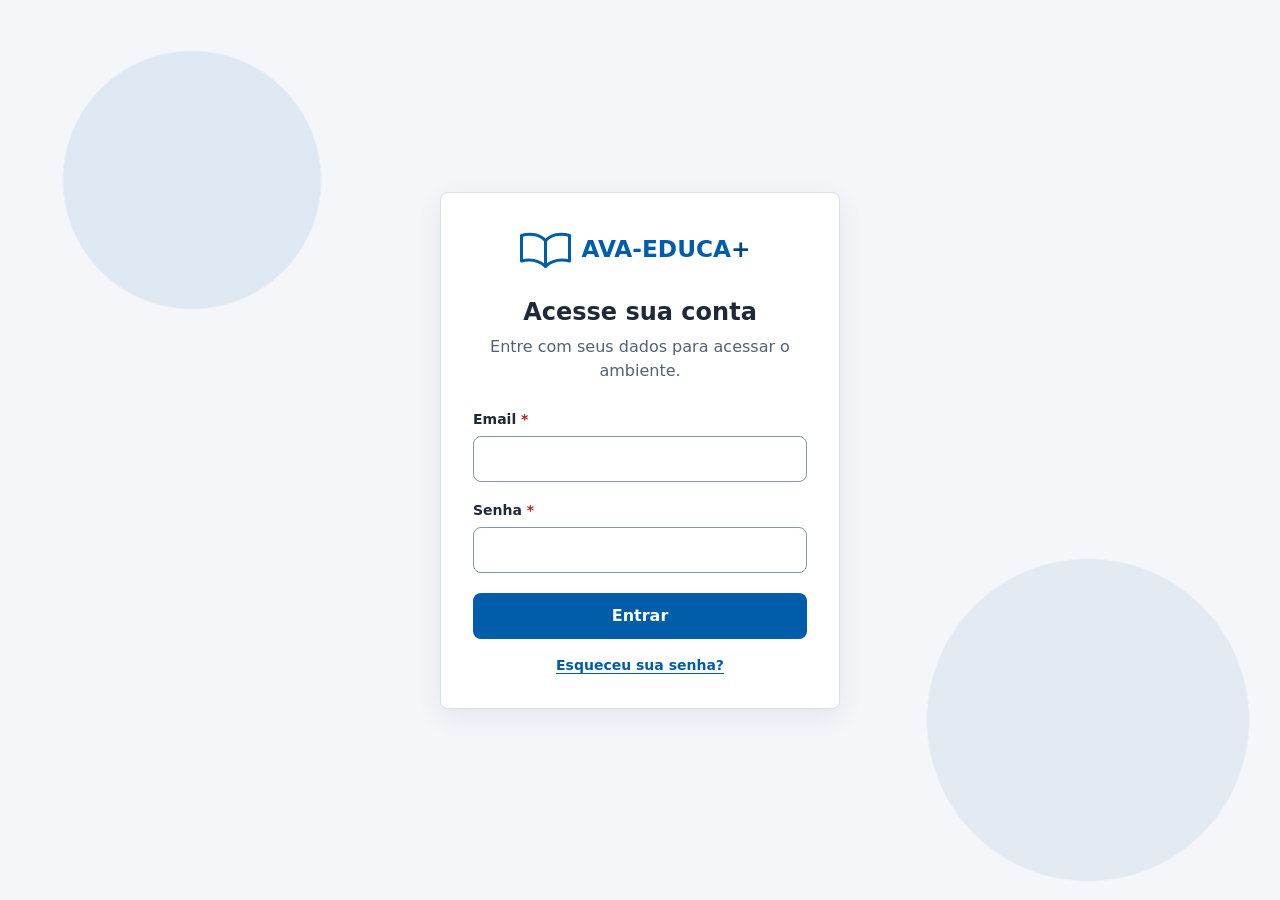
<file: index.html>
<!DOCTYPE html>
<html lang="pt-BR">
  <head>
    <meta charset="UTF-8">
    <meta name="viewport" content="width=device-width, initial-scale=1.0">
    <title>AVA-EDUCA+</title>
    <link rel="icon" type="image/svg+xml" href="./assets/images/simbolo-ava-educa.svg">
    <script type="module" src="./js/app.js"></script>
  </head>
  <body>
    <main>
      <p>Redirecionando para o AVA-EDUCA+...</p>
    </main>
  </body>
</html>
</file>
<file: css/style.css>
:root {
  --color-primary: #005daa;
  --color-primary-hover: #004780;
  --color-background: #f4f6fa;
  --color-surface: #ffffff;
  --color-text: #1f2937;
  --color-text-secondary: #526175;
  --color-border: #d8e0ea;
  --color-field-border: #8995a5;
  --color-selection: #e8f2fc;
  --color-success: #1a7f37;
  --color-success-background: #e7f6ec;
  --color-error: #b42318;
  --color-error-background: #fdecea;
  --color-disabled: #6b7280;
  --color-disabled-background: #e5e8ee;
  --shadow-surface: 0 8px 24px rgba(31, 41, 55, 0.08);
  --radius: 8px;
}

* {
  box-sizing: border-box;
}

html {
  min-width: 320px;
  background: var(--color-background);
}

body {
  min-height: 100vh;
  margin: 0;
  background: var(--color-background);
  color: var(--color-text);
  font-family: system-ui, -apple-system, BlinkMacSystemFont, "Segoe UI", sans-serif;
  font-size: 1rem;
  line-height: 1.5;
}

body:not(.login-page) {
  display: flex;
  flex-direction: column;
}

button,
input,
select {
  font: inherit;
}

a {
  color: var(--color-primary);
}

a:hover {
  color: var(--color-primary-hover);
}

h1,
h2,
h3,
p {
  margin-top: 0;
}

h1 {
  margin-bottom: 0.5rem;
  font-size: 1.5rem;
  font-weight: 600;
  line-height: 1.25;
}

h2 {
  margin-bottom: 1rem;
  font-size: 1.25rem;
  font-weight: 600;
  line-height: 1.25;
}

img {
  display: block;
  max-width: 100%;
}

label {
  display: inline-block;
  margin-bottom: 0.375rem;
  font-size: 0.875rem;
  font-weight: 600;
}

input,
select {
  width: 100%;
  min-height: 2.75rem;
  padding: 0.625rem 0.75rem;
  border: 1px solid var(--color-field-border);
  border-radius: var(--radius);
  background: var(--color-surface);
  color: var(--color-text);
  transition: border-color 160ms ease, box-shadow 160ms ease;
}

input:hover,
select:hover {
  border-color: var(--color-primary);
}

input:focus,
select:focus,
button:focus-visible,
a:focus-visible {
  outline: 3px solid rgba(0, 93, 170, 0.24);
  outline-offset: 2px;
}

input[aria-invalid="true"],
select[aria-invalid="true"] {
  border-color: var(--color-error);
}

input:disabled,
select:disabled {
  background: var(--color-disabled-background);
  color: var(--color-disabled);
  cursor: not-allowed;
}

.required-mark {
  color: var(--color-error);
}

.field-hint {
  margin: 0.375rem 0 0;
  color: var(--color-text-secondary);
  font-size: 0.8125rem;
}

.field-error {
  min-height: 1.25rem;
  margin: 0.25rem 0 0;
  color: var(--color-error);
  font-size: 0.8125rem;
}

.button {
  min-height: 2.75rem;
  padding: 0.625rem 1rem;
  border: 1px solid transparent;
  border-radius: var(--radius);
  font-weight: 600;
  cursor: pointer;
  transition: background-color 160ms ease, border-color 160ms ease;
}

.button--primary {
  background: var(--color-primary);
  color: #ffffff;
}

.button--primary:hover {
  background: var(--color-primary-hover);
}

.button:disabled {
  background: var(--color-disabled-background);
  color: var(--color-disabled);
  cursor: not-allowed;
}

.surface {
  border: 1px solid var(--color-border);
  border-radius: var(--radius);
  background: var(--color-surface);
  box-shadow: var(--shadow-surface);
}

.message {
  margin: 1rem 0 0;
  padding: 0.75rem 1rem;
  border-radius: var(--radius);
  font-size: 0.875rem;
  font-weight: 600;
}

.message:empty {
  display: none;
}

.message--success {
  background: var(--color-success-background);
  color: var(--color-success);
}

.message--error {
  background: var(--color-error-background);
  color: var(--color-error);
}

.app-header {
  min-height: 4.5rem;
  padding: 1rem;
  border-bottom: 1px solid var(--color-border);
  background: var(--color-surface);
}

.app-header__content {
  display: flex;
  align-items: center;
  justify-content: space-between;
  gap: 1rem;
  max-width: 90rem;
  margin: 0 auto;
}

.app-header__logo {
  width: auto;
  height: 1.75rem;
}

.app-header__user {
  min-width: 0;
  margin: 0;
  color: var(--color-text-secondary);
  font-size: 0.875rem;
  font-weight: 600;
  text-align: right;
}

.menu-toggle {
  display: none;
  flex-direction: column;
  align-items: center;
  justify-content: center;
  gap: 0.25rem;
  width: 2.75rem;
  min-height: 2.75rem;
  padding: 0.5rem;
  border: 1px solid var(--color-border);
  border-radius: var(--radius);
  background: var(--color-surface);
  cursor: pointer;
}

.menu-toggle[hidden],
.side-nav[hidden] {
  display: none;
}

.menu-toggle__line {
  display: block;
  width: 24px;
  height: 3px;
  border-radius: 999px;
  background: var(--color-primary);
}

.app-shell {
  display: flex;
  flex: 1;
  flex-direction: column;
  width: 100%;
  max-width: 90rem;
  margin: 0 auto;
}

.side-nav {
  overflow: visible;
  padding: 0.75rem 1rem;
  border-bottom: 1px solid var(--color-border);
  background: var(--color-surface);
}

.side-nav__list {
  display: flex;
  gap: 0.5rem;
  min-width: 0;
  margin: 0;
  padding: 0;
  list-style: none;
}

.nav-button {
  min-height: 2.5rem;
  padding: 0.5rem 0.75rem;
  border: 0;
  border-radius: var(--radius);
  background: transparent;
  color: var(--color-text-secondary);
  font-weight: 600;
  text-align: left;
  white-space: nowrap;
  cursor: pointer;
}

.nav-button:hover {
  background: var(--color-selection);
  color: var(--color-primary);
}

.nav-button[aria-current="page"] {
  background: var(--color-selection);
  color: var(--color-primary);
}

.nav-button:disabled {
  background: var(--color-disabled-background);
  color: var(--color-disabled);
  cursor: not-allowed;
}

.app-main {
  display: flex;
  flex: 1;
  flex-direction: column;
  min-width: 0;
  padding: 1.5rem 1rem 0;
}

.page-heading {
  margin-bottom: 1.5rem;
}

.page-heading p {
  margin-bottom: 0;
  color: var(--color-text-secondary);
}

.table-wrapper {
  width: 100%;
  overflow-x: auto;
  border: 1px solid var(--color-border);
  border-radius: var(--radius);
}

table {
  width: 100%;
  border-collapse: collapse;
  background: var(--color-surface);
  font-size: 0.875rem;
}

th,
td {
  padding: 0.75rem;
  border-bottom: 1px solid var(--color-border);
  text-align: left;
  white-space: nowrap;
}

th {
  background: var(--color-selection);
  color: var(--color-primary-hover);
  font-weight: 700;
}

tbody tr:last-child td {
  border-bottom: 0;
}

@media (min-width: 769px) {
  .app-header {
    padding-inline: 1.5rem;
  }

  .app-header__logo {
    height: 2.25rem;
  }

  .menu-toggle {
    display: none;
  }

  .app-shell {
    display: grid;
    grid-template-columns: 15rem minmax(0, 1fr);
  }

  .side-nav {
    min-height: calc(100vh - 4.5rem);
    padding: 1.5rem 1rem;
    border-right: 1px solid var(--color-border);
    border-bottom: 0;
  }

  .side-nav__list {
    display: grid;
    min-width: 0;
  }

  .nav-button {
    width: 100%;
  }

  .app-main {
    padding: 2rem 2rem 0;
  }

  .form-actions .button {
    width: auto;
    min-width: 9rem;
  }
}

@media (max-width: 768px) {
  .app-header {
    min-height: 0;
    padding-block: 0.75rem;
  }

  .app-header__content {
    display: grid;
    grid-template-columns: auto minmax(0, 1fr) auto;
    grid-template-areas: "logo user toggle";
    align-items: center;
    gap: 0.5rem;
  }

  .app-header__logo {
    grid-area: logo;
    height: 1.5rem;
  }

  .app-header__user {
    grid-area: user;
    min-width: 0;
    font-size: 0.75rem;
    line-height: 1.25;
    overflow-wrap: anywhere;
    text-align: right;
  }

  .menu-toggle {
    display: inline-flex;
    grid-area: toggle;
    justify-self: end;
  }

  .side-nav {
    padding-block: 0.75rem;
  }

  .side-nav__list {
    display: grid;
    gap: 0.25rem;
  }

  .nav-button {
    width: 100%;
    white-space: normal;
  }
}
</file>
<file: dashboard/dashboard.css>
.courses-grid {
  display: grid;
  grid-template-columns: repeat(auto-fit, minmax(min(100%, 15rem), 1fr));
  gap: 1rem;
}

.course-card {
  min-width: 0;
  padding: 1.5rem;
  border-top: 4px solid var(--color-primary);
}

.course-card h2 {
  margin-bottom: 1.25rem;
}

.course-card dl {
  display: grid;
  grid-template-columns: auto 1fr;
  gap: 0.5rem 0.75rem;
  margin: 0;
}

.course-card dt {
  color: var(--color-text-secondary);
  font-size: 0.875rem;
  font-weight: 600;
}

.course-card dd {
  margin: 0;
  font-size: 0.875rem;
  text-align: right;
}

.app-footer {
  margin-top: auto;
  padding-top: 1rem;
  padding-bottom: 1rem;
  border-top: 1px solid var(--color-border);
  color: var(--color-text-secondary);
  font-size: 0.8125rem;
  text-align: center;
}
</file>
<file: login/login.css>
.login-page {
  background:
    radial-gradient(circle at 15% 20%, rgba(0, 93, 170, 0.09) 0, rgba(0, 93, 170, 0.09) 8rem, transparent 8.125rem),
    radial-gradient(circle at 85% 80%, rgba(0, 71, 128, 0.07) 0, rgba(0, 71, 128, 0.07) 10rem, transparent 10.125rem),
    var(--color-background);
}

.login-main {
  display: grid;
  min-height: 100vh;
  padding: 1rem;
  place-items: center;
}

.login-card {
  width: min(100%, 25rem);
  padding: 1.5rem;
}

.login-logo {
  width: auto;
  height: 3rem;
  margin: 0 auto 1.5rem;
}

.login-heading {
  margin-bottom: 1.5rem;
  text-align: center;
}

.login-heading p {
  margin-bottom: 0;
  color: var(--color-text-secondary);
}

#login-form {
  display: grid;
  gap: 1rem;
}

.login-field {
  min-width: 0;
}

.login-button {
  width: 100%;
  margin-top: 0.25rem;
}

.forgot-password {
  justify-self: center;
  font-size: 0.875rem;
  font-weight: 600;
  text-decoration-thickness: 1px;
  text-underline-offset: 0.2rem;
}

@media (min-width: 769px) {
  .login-main {
    padding: 2rem;
  }

  .login-card {
    padding: 2rem;
  }
}
</file>
